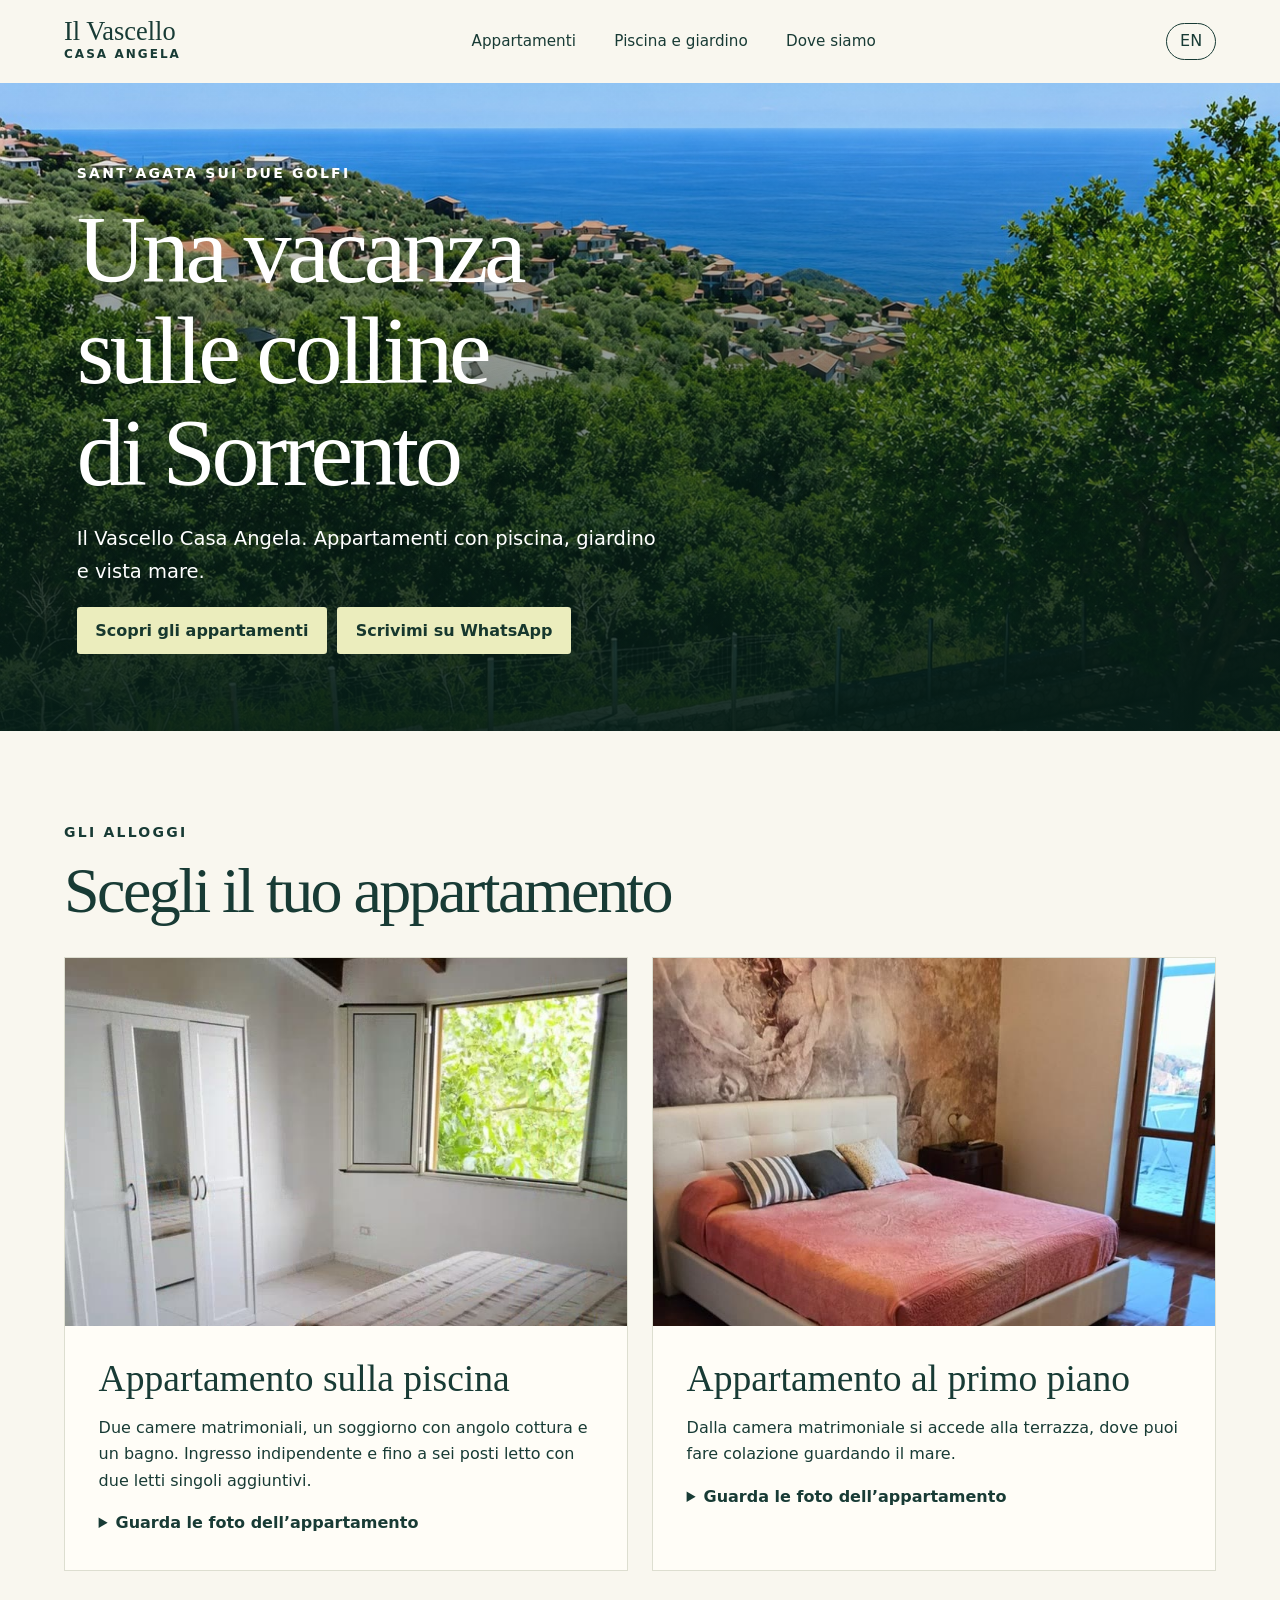
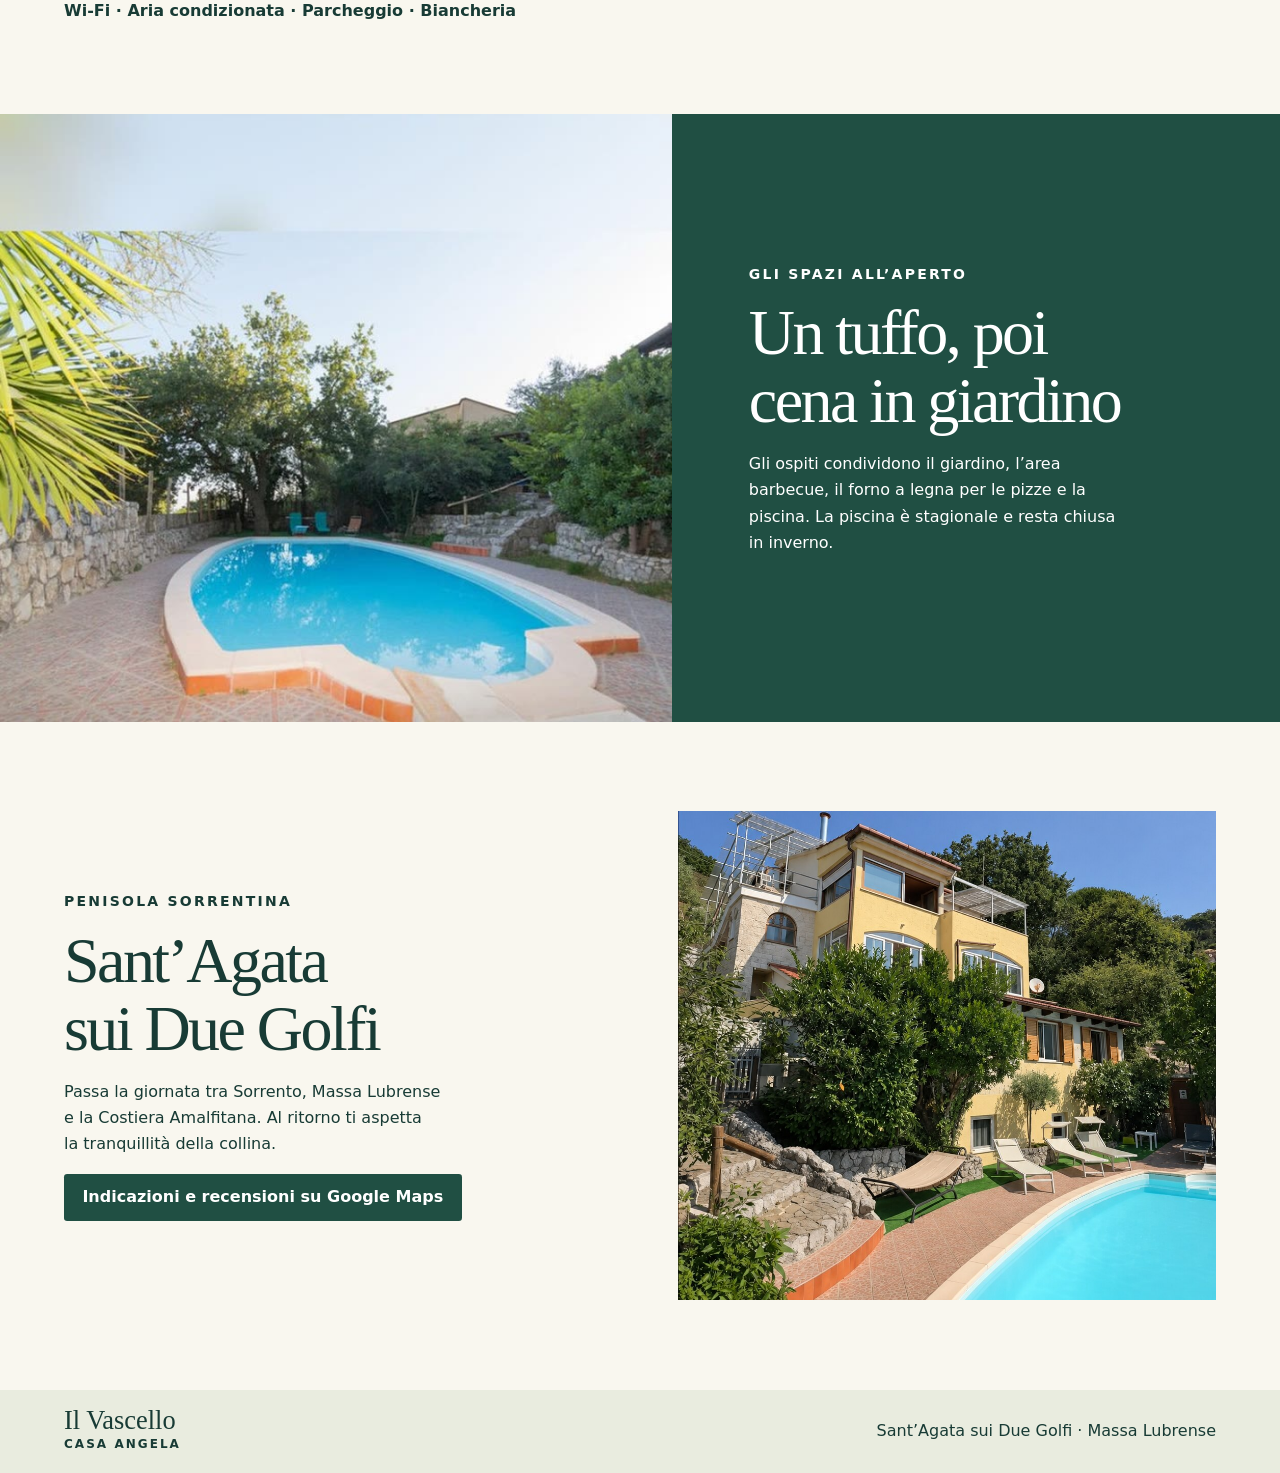
<file: index.html>
<!doctype html>
<html lang="it">
<head>
<meta charset="utf-8">
<meta name="viewport" content="width=device-width, initial-scale=1">
<meta name="description" content="Il Vascello Casa Angela, appartamenti con piscina e giardino a Sant’Agata sui Due Golfi, nella Penisola Sorrentina.">
<title>Il Vascello Casa Angela | Sant’Agata sui Due Golfi</title>
<link rel="stylesheet" href="style.css?v=gallery">
<script src="language.js" defer></script>
</head>
<body>
<header>
<a class="brand" href="#inizio">Il Vascello <small>CASA ANGELA</small></a>
<nav aria-label="Menu">
<a href="#appartamenti" data-en="Apartments">Appartamenti</a>
<a href="#esterni" data-en="Pool &amp; garden">Piscina e giardino</a>
<a href="#dove" data-en="Location">Dove siamo</a>
</nav>
<button type="button" id="language" aria-label="Switch to English" lang="en">EN</button>
</header>
<main id="inizio">
<section class="hero" aria-labelledby="titolo">
<img src="foto/costa.jpg" alt="" fetchpriority="high" width="1317" height="1194">
<div class="hero-inner">
<p class="eyebrow">Sant’Agata sui Due Golfi</p>
<h1 id="titolo" data-en="A stay in the hills above Sorrento">Una vacanza sulle colline di Sorrento</h1>
<p data-en="Il Vascello Casa Angela. Apartments with a pool, a garden and a view of the sea.">Il Vascello Casa Angela. Appartamenti con piscina, giardino e vista mare.</p>
<div class="hero-actions">
<a class="button" href="#appartamenti" data-en="Explore the apartments">Scopri gli appartamenti</a>
<a class="button" href="https://wa.me/393333785498" target="_blank" rel="noopener noreferrer" data-en="Message me on WhatsApp">Scrivimi su WhatsApp</a>
</div>
</div>
</section>
<section class="section" id="appartamenti">
<p class="eyebrow" data-en="Where you’ll stay">Gli alloggi</p>
<h2 data-en="Choose your apartment">Scegli il tuo appartamento</h2>
<div class="cards">
<article>
<img src="foto/camera-piscina.jpg" width="750" height="680" loading="lazy" alt="Camera matrimoniale nell’appartamento sulla piscina" data-alt-en="Double bedroom in the poolside apartment">
<div class="card-body">
<h3 data-en="Poolside apartment">Appartamento sulla piscina</h3>
<p data-en="Two double bedrooms, a living area with a kitchenette and a bathroom. A separate entrance and space for up to six guests with two extra single beds.">Due camere matrimoniali, un soggiorno con angolo cottura e un bagno. Ingresso indipendente e fino a sei posti letto con due letti singoli aggiuntivi.</p>
<details class="apartment-photos">
<summary data-en="See apartment photos">Guarda le foto dell’appartamento</summary>
<div class="apartment-photos-grid">
<a href="foto/camera-piscina.jpg" target="_blank" rel="noopener noreferrer"><img src="foto/camera-piscina.jpg" width="750" height="680" loading="lazy" alt="Camera matrimoniale nell’appartamento sulla piscina" data-alt-en="Double bedroom in the poolside apartment"></a>
<a href="foto/foto-appartamento-piscina/salottino.jpg" target="_blank" rel="noopener noreferrer"><img src="foto/foto-appartamento-piscina/salottino.jpg" width="1195" height="1536" loading="lazy" alt="Salottino con due poltrone" data-alt-en="Sitting area with two armchairs"></a>
<a href="foto/foto-appartamento-piscina/camera.jpg" target="_blank" rel="noopener noreferrer"><img src="foto/foto-appartamento-piscina/camera.jpg" width="1152" height="1536" loading="lazy" alt="Camera matrimoniale con carta da parati a foglie" data-alt-en="Double bedroom with leaf-print wallpaper"></a>
<a href="foto/foto-appartamento-piscina/angolo-cottura.jpg" target="_blank" rel="noopener noreferrer"><img src="foto/foto-appartamento-piscina/angolo-cottura.jpg" width="1152" height="1536" loading="lazy" alt="Angolo cottura con piano a induzione" data-alt-en="Kitchenette with an induction hob"></a>
<a href="foto/foto-appartamento-piscina/bagno.jpg" target="_blank" rel="noopener noreferrer"><img src="foto/foto-appartamento-piscina/bagno.jpg" width="1152" height="1536" loading="lazy" alt="Bagno con finestra e lavabo" data-alt-en="Bathroom with a window and washbasin"></a>
<a href="foto/foto-appartamento-piscina/doccia.jpg" target="_blank" rel="noopener noreferrer"><img src="foto/foto-appartamento-piscina/doccia.jpg" width="1152" height="1536" loading="lazy" alt="Box doccia del bagno" data-alt-en="Bathroom shower enclosure"></a>
<a href="foto/foto-appartamento-piscina/zona-pranzo.jpg" target="_blank" rel="noopener noreferrer"><img src="foto/foto-appartamento-piscina/zona-pranzo.jpg" width="1152" height="1536" loading="lazy" alt="Zona pranzo con tavolo e quattro sedie" data-alt-en="Dining area with a table and four chairs"></a>
</div>
</details>
</div>
</article>
<article>
<img src="foto/camera-terrazza.jpg" width="750" height="680" loading="lazy" alt="Camera matrimoniale dell’appartamento al primo piano" data-alt-en="Double bedroom in the upstairs apartment">
<div class="card-body">
<h3 data-en="Upstairs apartment">Appartamento al primo piano</h3>
<p data-en="A double bedroom opens onto the terrace, where you can have breakfast overlooking the sea.">Dalla camera matrimoniale si accede alla terrazza, dove puoi fare colazione guardando il mare.</p>
<details class="apartment-photos">
<summary data-en="See apartment photos">Guarda le foto dell’appartamento</summary>
<div class="apartment-photos-grid">
<a href="foto/camera-terrazza.jpg" target="_blank" rel="noopener noreferrer"><img src="foto/camera-terrazza.jpg" width="750" height="680" loading="lazy" alt="Camera matrimoniale dell’appartamento al primo piano" data-alt-en="Double bedroom in the upstairs apartment"></a>
<a href="foto/foto-appartamento-primo-piano/zona-pranzo.jpg" target="_blank" rel="noopener noreferrer"><img src="foto/foto-appartamento-primo-piano/zona-pranzo.jpg" width="693" height="1536" loading="lazy" alt="Tavolo da pranzo con sedie color corallo" data-alt-en="Dining table with coral chairs"></a>
<a href="foto/foto-appartamento-primo-piano/terrazza-salotto.jpg" target="_blank" rel="noopener noreferrer"><img src="foto/foto-appartamento-primo-piano/terrazza-salotto.jpg" width="693" height="1536" loading="lazy" alt="Terrazza arredata con accesso al salotto" data-alt-en="Furnished terrace opening into the living room"></a>
<a href="foto/foto-appartamento-primo-piano/salotto-veranda.jpg" target="_blank" rel="noopener noreferrer"><img src="foto/foto-appartamento-primo-piano/salotto-veranda.jpg" width="693" height="1536" loading="lazy" alt="Salotto con divano e tavolo da pranzo" data-alt-en="Living room with sofa and dining table"></a>
<a href="foto/foto-appartamento-primo-piano/bagno-doccia.jpg" target="_blank" rel="noopener noreferrer"><img src="foto/foto-appartamento-primo-piano/bagno-doccia.jpg" width="1157" height="1536" loading="lazy" alt="Bagno con lavabo e box doccia" data-alt-en="Bathroom with washbasin and shower enclosure"></a>
<a href="foto/foto-appartamento-primo-piano/cucina-finestre.jpg" target="_blank" rel="noopener noreferrer"><img src="foto/foto-appartamento-primo-piano/cucina-finestre.jpg" width="1152" height="1536" loading="lazy" alt="Cucina con forno e finestre" data-alt-en="Kitchen with oven and windows"></a>
<a href="foto/foto-appartamento-primo-piano/cucina.jpg" target="_blank" rel="noopener noreferrer"><img src="foto/foto-appartamento-primo-piano/cucina.jpg" width="1152" height="1536" loading="lazy" alt="Cucina con piano cottura e microonde" data-alt-en="Kitchen with hob and microwave"></a>
<a href="foto/foto-appartamento-primo-piano/camera-matrimoniale.jpg" target="_blank" rel="noopener noreferrer"><img src="foto/foto-appartamento-primo-piano/camera-matrimoniale.jpg" width="1152" height="1536" loading="lazy" alt="Camera matrimoniale con carta da parati a foglie" data-alt-en="Double bedroom with leaf-print wallpaper"></a>
<a href="foto/foto-appartamento-primo-piano/bagno-vasca.jpg" target="_blank" rel="noopener noreferrer"><img src="foto/foto-appartamento-primo-piano/bagno-vasca.jpg" width="1152" height="1536" loading="lazy" alt="Bagno con vasca e finestra" data-alt-en="Bathroom with bathtub and window"></a>
</div>
</details>
</div>
</article>
</div>
<p class="amenities" data-en="Wi-Fi · Air conditioning · Parking · Bed linen">Wi-Fi · Aria condizionata · Parcheggio · Biancheria</p>
</section>
<section class="outdoors" id="esterni">
<img src="foto/piscina.jpg" width="750" height="680" loading="lazy" alt="Piscina del Vascello circondata dal verde" data-alt-en="The pool at Il Vascello surrounded by greenery">
<div class="outdoors-copy">
<p class="eyebrow" data-en="Outdoors">Gli spazi all’aperto</p>
<h2 data-en="A swim, then dinner in the garden">Un tuffo, poi cena in giardino</h2>
<p data-en="Guests share the garden, barbecue area, wood-fired pizza oven and pool. The pool is seasonal and closes in winter.">Gli ospiti condividono il giardino, l’area barbecue, il forno a legna per le pizze e la piscina. La piscina è stagionale e resta chiusa in inverno.</p>
</div>
</section>
<section class="section location" id="dove">
<div>
<p class="eyebrow" data-en="Sorrento Peninsula">Penisola Sorrentina</p>
<h2>Sant’Agata sui Due Golfi</h2>
<p data-en="Spend the day exploring Sorrento, Massa Lubrense or the Amalfi Coast, then come back to the quiet of the hills.">Passa la giornata tra Sorrento, Massa Lubrense e la Costiera Amalfitana. Al ritorno ti aspetta la tranquillità della collina.</p>
<a class="button dark" href="https://www.google.com/maps/place/Il+vascello,+Via+Pontone,+10,+80061+Sant%27Agata+sui+Due+Golfi+NA/data=!4m2!3m1!1s0x133b9bb7ce3e6181:0x8b378d8e0f10cc4b" target="_blank" rel="noopener noreferrer" data-en="Directions and reviews on Google Maps">Indicazioni e recensioni su Google Maps</a>
</div>
<a href="https://www.google.com/maps/place/Il+vascello,+Via+Pontone,+10,+80061+Sant%27Agata+sui+Due+Golfi+NA/data=!4m2!3m1!1s0x133b9bb7ce3e6181:0x8b378d8e0f10cc4b" target="_blank" rel="noopener noreferrer">
<img src="foto/facciata-piscina.jpg" width="1056" height="1489" loading="lazy" alt="Apri la scheda del Vascello su Google Maps" data-alt-en="Open the Il Vascello listing on Google Maps">
</a>
</section>
</main>
<footer><a class="brand" href="#inizio">Il Vascello <small>CASA ANGELA</small></a><span>Sant’Agata sui Due Golfi · Massa Lubrense</span></footer>
</body>
</html>
</file>
<file: style.css>
:root { color-scheme:light; --ink:#183b35; --paper:#f9f7ef; --sea:#204f43; --lime:#ebedbd; }
* { box-sizing:border-box; }
html { scroll-behavior:smooth; }
body { margin:0; font:1rem/1.65 system-ui,sans-serif; color:var(--ink); background:var(--paper); }
a { color:inherit; }
button { font:inherit; cursor:pointer; }
a:focus-visible,button:focus-visible { outline:3px solid #c48231; outline-offset:5px; }
header,footer { display:flex; justify-content:space-between; align-items:center; flex-wrap:wrap; gap:1rem; padding:1.1rem max(5vw,1.2rem); }
header nav { display:flex; flex-wrap:wrap; gap:clamp(.8rem,3vw,2.8rem); }
header nav a { text-decoration:none; font-size:.95rem; }
header nav a:hover { text-decoration:underline; }
.brand { font:1.65rem/1 Georgia,serif; text-decoration:none; white-space:nowrap; }
.brand small { display:block; font:600 .75rem/1.8 system-ui,sans-serif; letter-spacing:.17em; }
#language { border:1px solid currentColor; background:transparent; color:inherit; border-radius:100px; padding:.25rem .8rem; }
.hero { position:relative; isolation:isolate; color:#fff; background:#163a33; min-height:clamp(30rem,72vh,49rem); display:grid; align-items:end; }
.hero > img,.hero::after { position:absolute; inset:0; width:100%; height:100%; z-index:-1; }
.hero > img { object-fit:cover; object-position:center 58%; }
.hero::after { content:""; background:linear-gradient(0deg,#061e18ed 0%,#061e1899 42%,#061e180a 93%); }
.hero-inner { padding:clamp(2rem,6vw,6rem) max(6vw,1.25rem); }
h1,h2,h3 { font-family:Georgia,serif; line-height:1.06; font-weight:400; margin:0; text-wrap:balance; }
h1 { max-width:12ch; font-size:clamp(3rem,7.5vw,7.3rem); letter-spacing:-.045em; }
h2 { font-size:clamp(2.35rem,5vw,4.65rem); letter-spacing:-.04em; }
h3 { font-size:clamp(1.6rem,3vw,2.35rem); }
.eyebrow { text-transform:uppercase; letter-spacing:.16em; font-size:.875rem; font-weight:650; margin:0 0 .85rem; }
.hero-inner > p:not(.eyebrow) { font-size:clamp(1rem,2vw,1.22rem); max-width:37rem; }
.button { display:inline-block; padding:.65rem 1.15rem; border-radius:.2rem; background:var(--lime); color:#17382e; text-decoration:none; font-weight:650; }
.button:hover { background:#f9f5cf; }
.button.dark { color:#fff; background:var(--sea); }
.button.dark:hover { background:#13382d; }
.section { max-width:85rem; margin:auto; padding:clamp(3rem,7vw,7rem) max(5vw,1.2rem); }
.cards { margin-top:2rem; display:grid; grid-template-columns:repeat(2,minmax(0,1fr)); gap:1.5rem; }
.cards article { background:#fffdf7; border:1px solid #ddded0; }
.cards img,.location img,.outdoors img { display:block; width:100%; height:auto; object-fit:cover; }
.cards img { aspect-ratio:1.53; }
.card-body { padding:clamp(1.2rem,3vw,2.1rem); }
.card-body p { margin-bottom:0; }
.amenities { margin:1.65rem 0 0; font-weight:600; }
.outdoors { display:grid; grid-template-columns:1.05fr .95fr; color:#fff; background:var(--sea); }
.outdoors img { height:100%; max-height:38rem; min-height:22rem; }
.outdoors-copy { align-self:center; padding:clamp(2rem,6vw,6rem); }
.outdoors-copy p:last-child,.location p { max-width:37ch; }
.location { display:grid; grid-template-columns:1fr 1fr; gap:clamp(1.5rem,6vw,6rem); align-items:center; }
.location img { aspect-ratio:1.1; object-position:center bottom; }
footer { background:#e9ecdf; }
@media (max-width:650px) {
  header nav { order:3; width:100%; }
  .cards,.outdoors,.location { grid-template-columns:1fr; }
  .outdoors img { min-height:0; height:auto; aspect-ratio:1.45; }
}
@media (prefers-reduced-motion:reduce) { html { scroll-behavior:auto; } }

.hero-actions { display:flex; flex-wrap:wrap; gap:.65rem; }

.apartment-photos { margin-top:1rem; }
.apartment-photos summary { cursor:pointer; font-weight:600; }
.apartment-photos-grid { display:grid; grid-template-columns:repeat(2,minmax(0,1fr)); gap:.6rem; margin-top:.75rem; }
.cards .apartment-photos-grid img { aspect-ratio:3 / 4; border-radius:.25rem; }
</file>
